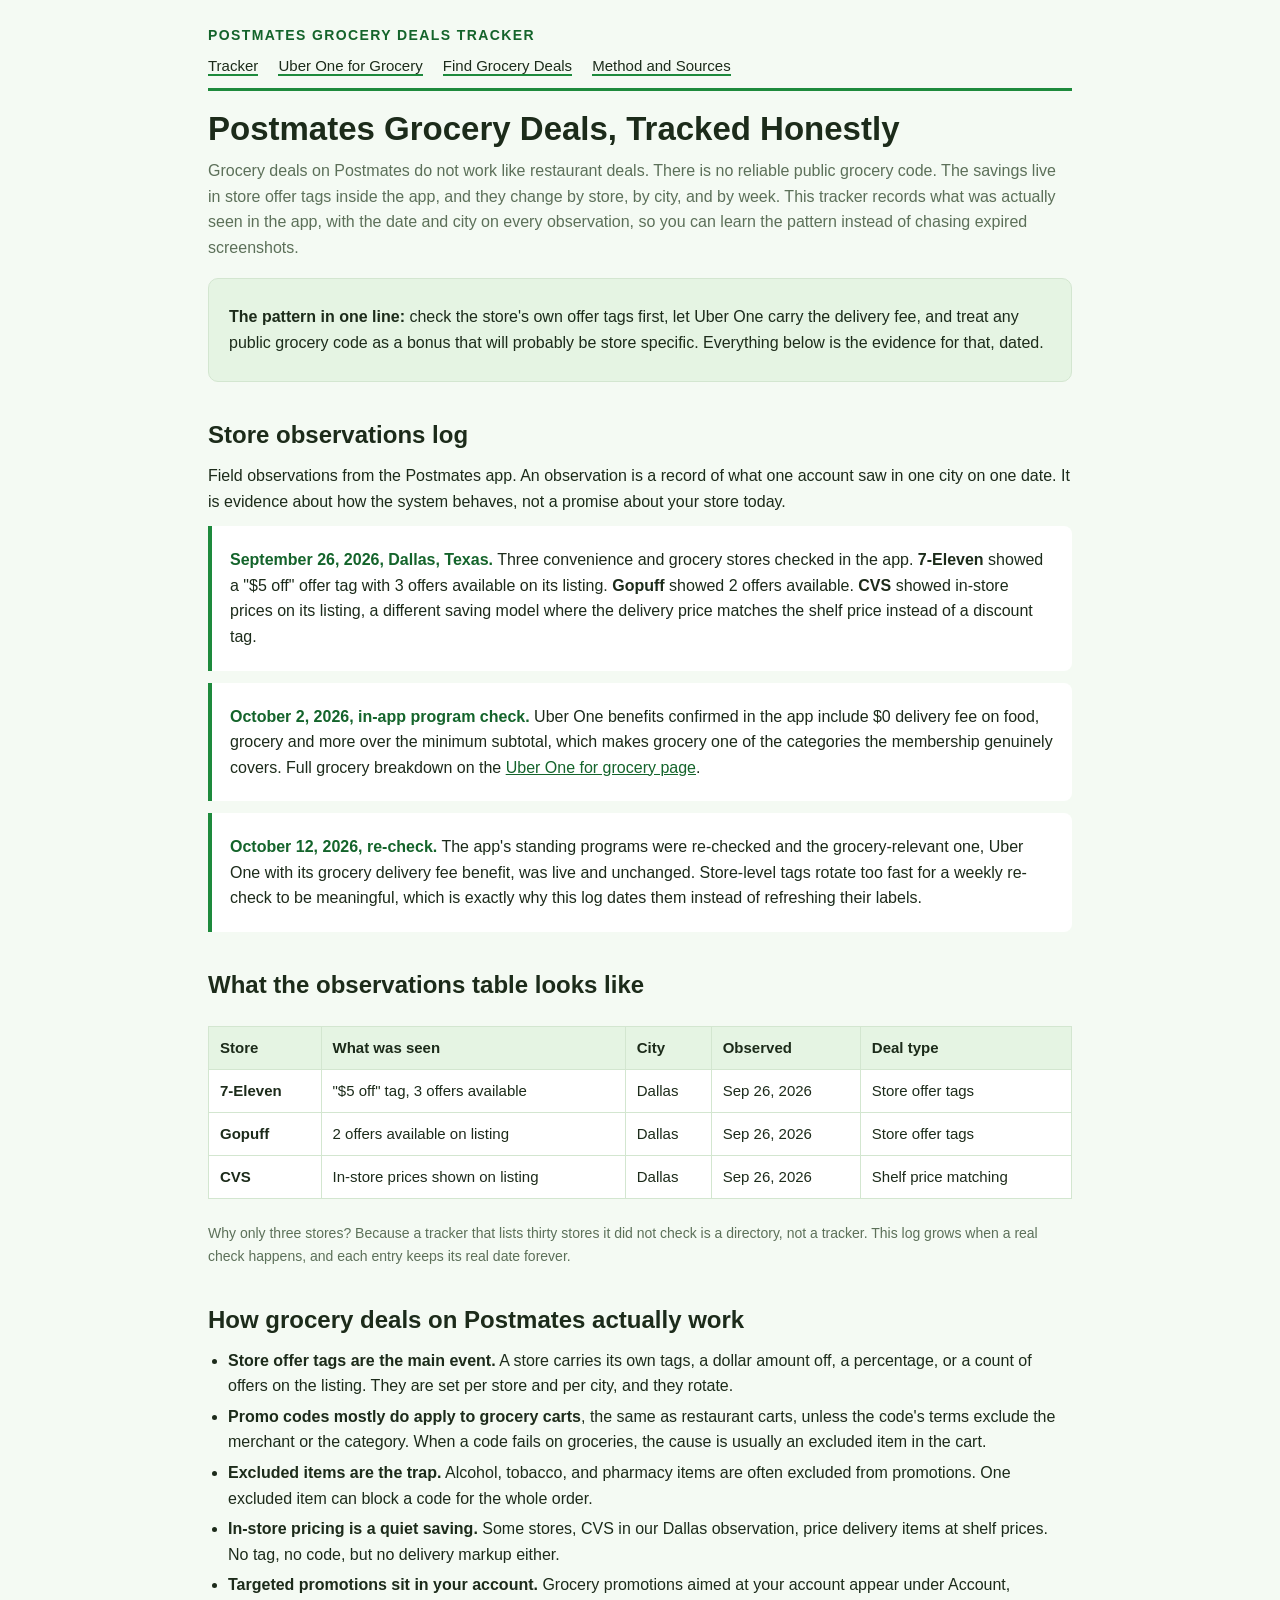
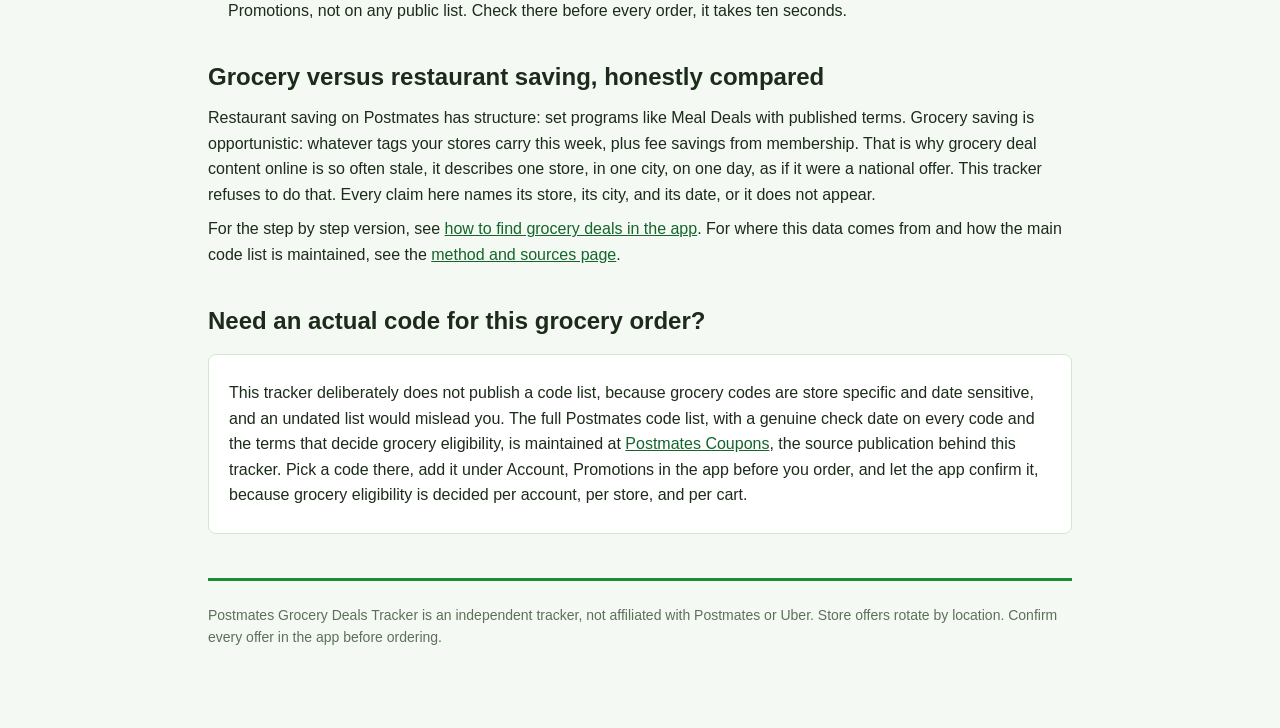
<file: index.html>
<!DOCTYPE html>
<html lang="en">
<head>
<meta charset="UTF-8">
<meta name="viewport" content="width=device-width, initial-scale=1.0">
<title>Postmates Grocery Deals Tracker: Store Offers, Tracked With Dates (October 2026)</title>
<meta name="description" content="A dated tracker of grocery and convenience deals on Postmates. Store offer tags observed in the app in Dallas, Uber One grocery value, exclusion rules, and how to find grocery offers yourself.">
<link rel="canonical" href="https://postmates-grocery-deals.vercel.app/">
<link rel="stylesheet" href="styles.css">
<script type="application/ld+json">
{
  "@context": "https://schema.org",
  "@type": "FAQPage",
  "mainEntity": [
    {"@type":"Question","name":"Do Postmates promo codes work on grocery orders?","acceptedAnswer":{"@type":"Answer","text":"Yes, in general. Grocery, convenience, and pharmacy stores on Postmates carry the same kinds of offer tags as restaurants, and most codes can apply to a grocery order. Every promotion has its own terms though: some are limited to participating merchants, and alcohol, tobacco, and pharmacy items are often excluded, which is the usual reason a code fails on a grocery cart."}},
    {"@type":"Question","name":"Where do I find grocery deals in the Postmates app?","acceptedAnswer":{"@type":"Answer","text":"Open a grocery or convenience store's page in the app and look for offer tags on the listing, such as a dollar amount off or a number of offers available. Also check the Offers tab and your Account, Promotions section before ordering, because targeted grocery promotions appear there rather than on public code lists."}},
    {"@type":"Question","name":"Does Uber One help with Postmates grocery orders?","acceptedAnswer":{"@type":"Answer","text":"Yes. Uber One benefits verified in the app in October 2026 include $0 delivery fee on food, grocery and more over the minimum subtotal, which makes it the most consistent grocery saving for regular users, more reliable than hunting for a store-specific code."}}
  ]
}
</script>
</head>
<body>
<div class="wrap">
<header class="site">
  <div class="brand">Postmates Grocery Deals Tracker</div>
  <nav>
    <a href="index.html">Tracker</a>
    <a href="uber-one-grocery.html">Uber One for Grocery</a>
    <a href="find-grocery-deals.html">Find Grocery Deals</a>
    <a href="method.html">Method and Sources</a>
  </nav>
</header>

<h1>Postmates Grocery Deals, Tracked Honestly</h1>
<p class="muted">Grocery deals on Postmates do not work like restaurant deals. There is no reliable public grocery code. The savings live in store offer tags inside the app, and they change by store, by city, and by week. This tracker records what was actually seen in the app, with the date and city on every observation, so you can learn the pattern instead of chasing expired screenshots.</p>

<div class="hero">
  <p><strong>The pattern in one line:</strong> check the store's own offer tags first, let Uber One carry the delivery fee, and treat any public grocery code as a bonus that will probably be store specific. Everything below is the evidence for that, dated.</p>
</div>

<h2>Store observations log</h2>
<p>Field observations from the Postmates app. An observation is a record of what one account saw in one city on one date. It is evidence about how the system behaves, not a promise about your store today.</p>

<div class="log">
  <p><span class="date">September 26, 2026, Dallas, Texas.</span> Three convenience and grocery stores checked in the app. <strong>7-Eleven</strong> showed a "$5 off" offer tag with 3 offers available on its listing. <strong>Gopuff</strong> showed 2 offers available. <strong>CVS</strong> showed in-store prices on its listing, a different saving model where the delivery price matches the shelf price instead of a discount tag.</p>
</div>
<div class="log">
  <p><span class="date">October 2, 2026, in-app program check.</span> Uber One benefits confirmed in the app include $0 delivery fee on food, grocery and more over the minimum subtotal, which makes grocery one of the categories the membership genuinely covers. Full grocery breakdown on the <a href="uber-one-grocery.html">Uber One for grocery page</a>.</p>
</div>
<div class="log">
  <p><span class="date">October 12, 2026, re-check.</span> The app's standing programs were re-checked and the grocery-relevant one, Uber One with its grocery delivery fee benefit, was live and unchanged. Store-level tags rotate too fast for a weekly re-check to be meaningful, which is exactly why this log dates them instead of refreshing their labels.</p>
</div>

<h2>What the observations table looks like</h2>
<div class="scroll">
<table>
  <thead><tr><th>Store</th><th>What was seen</th><th>City</th><th>Observed</th><th>Deal type</th></tr></thead>
  <tbody>
    <tr><td><strong>7-Eleven</strong></td><td>"$5 off" tag, 3 offers available</td><td>Dallas</td><td>Sep 26, 2026</td><td>Store offer tags</td></tr>
    <tr><td><strong>Gopuff</strong></td><td>2 offers available on listing</td><td>Dallas</td><td>Sep 26, 2026</td><td>Store offer tags</td></tr>
    <tr><td><strong>CVS</strong></td><td>In-store prices shown on listing</td><td>Dallas</td><td>Sep 26, 2026</td><td>Shelf price matching</td></tr>
  </tbody>
</table>
</div>
<p class="small">Why only three stores? Because a tracker that lists thirty stores it did not check is a directory, not a tracker. This log grows when a real check happens, and each entry keeps its real date forever.</p>

<h2>How grocery deals on Postmates actually work</h2>
<ul>
  <li><strong>Store offer tags are the main event.</strong> A store carries its own tags, a dollar amount off, a percentage, or a count of offers on the listing. They are set per store and per city, and they rotate.</li>
  <li><strong>Promo codes mostly do apply to grocery carts</strong>, the same as restaurant carts, unless the code's terms exclude the merchant or the category. When a code fails on groceries, the cause is usually an excluded item in the cart.</li>
  <li><strong>Excluded items are the trap.</strong> Alcohol, tobacco, and pharmacy items are often excluded from promotions. One excluded item can block a code for the whole order.</li>
  <li><strong>In-store pricing is a quiet saving.</strong> Some stores, CVS in our Dallas observation, price delivery items at shelf prices. No tag, no code, but no delivery markup either.</li>
  <li><strong>Targeted promotions sit in your account.</strong> Grocery promotions aimed at your account appear under Account, Promotions, not on any public list. Check there before every order, it takes ten seconds.</li>
</ul>

<h2>Grocery versus restaurant saving, honestly compared</h2>
<p>Restaurant saving on Postmates has structure: set programs like Meal Deals with published terms. Grocery saving is opportunistic: whatever tags your stores carry this week, plus fee savings from membership. That is why grocery deal content online is so often stale, it describes one store, in one city, on one day, as if it were a national offer. This tracker refuses to do that. Every claim here names its store, its city, and its date, or it does not appear.</p>
<p>For the step by step version, see <a href="find-grocery-deals.html">how to find grocery deals in the app</a>. For where this data comes from and how the main code list is maintained, see the <a href="method.html">method and sources page</a>.</p>

<h2>Need an actual code for this grocery order?</h2>
<div class="card">
  <p>This tracker deliberately does not publish a code list, because grocery codes are store specific and date sensitive, and an undated list would mislead you. The full Postmates code list, with a genuine check date on every code and the terms that decide grocery eligibility, is maintained at <a href="https://postmatescoupons.us/">Postmates Coupons</a>, the source publication behind this tracker. Pick a code there, add it under Account, Promotions in the app before you order, and let the app confirm it, because grocery eligibility is decided per account, per store, and per cart.</p>
</div>

<footer>
  <p>Postmates Grocery Deals Tracker is an independent tracker, not affiliated with Postmates or Uber. Store offers rotate by location. Confirm every offer in the app before ordering.</p>
</footer>
</div>
</body>
</html>
</file>
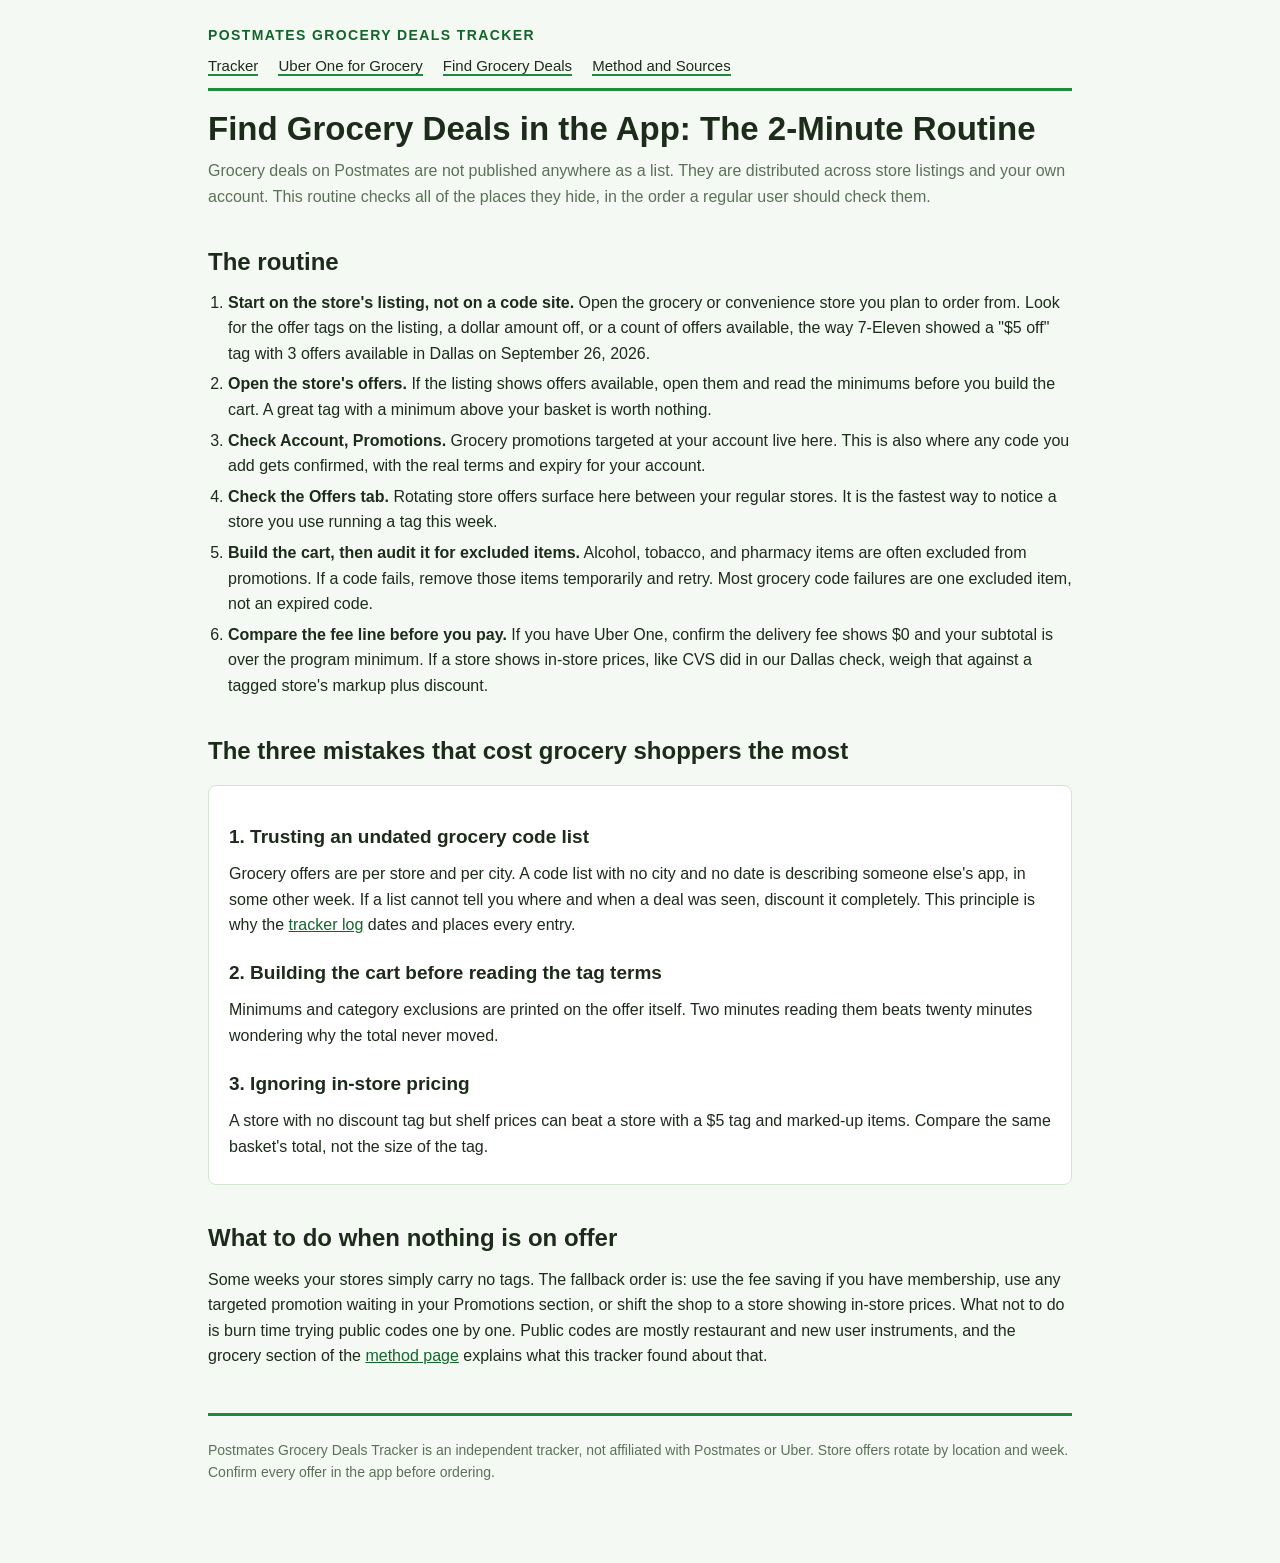
<file: find-grocery-deals.html>
<!DOCTYPE html>
<html lang="en">
<head>
<meta charset="UTF-8">
<meta name="viewport" content="width=device-width, initial-scale=1.0">
<title>How to Find Grocery Deals in the Postmates App: A 2-Minute Routine</title>
<meta name="description" content="The exact routine for finding grocery and convenience deals in the Postmates app: store offer tags, the Offers tab, your Promotions section, and the exclusion checks that stop codes failing.">
<link rel="canonical" href="https://postmates-grocery-deals.vercel.app/find-grocery-deals">
<link rel="stylesheet" href="styles.css">
</head>
<body>
<div class="wrap">
<header class="site">
  <div class="brand">Postmates Grocery Deals Tracker</div>
  <nav>
    <a href="index.html">Tracker</a>
    <a href="uber-one-grocery.html">Uber One for Grocery</a>
    <a href="find-grocery-deals.html">Find Grocery Deals</a>
    <a href="method.html">Method and Sources</a>
  </nav>
</header>

<h1>Find Grocery Deals in the App: The 2-Minute Routine</h1>
<p class="muted">Grocery deals on Postmates are not published anywhere as a list. They are distributed across store listings and your own account. This routine checks all of the places they hide, in the order a regular user should check them.</p>

<h2>The routine</h2>
<ol>
  <li><strong>Start on the store's listing, not on a code site.</strong> Open the grocery or convenience store you plan to order from. Look for the offer tags on the listing, a dollar amount off, or a count of offers available, the way 7-Eleven showed a "$5 off" tag with 3 offers available in Dallas on September 26, 2026.</li>
  <li><strong>Open the store's offers.</strong> If the listing shows offers available, open them and read the minimums before you build the cart. A great tag with a minimum above your basket is worth nothing.</li>
  <li><strong>Check Account, Promotions.</strong> Grocery promotions targeted at your account live here. This is also where any code you add gets confirmed, with the real terms and expiry for your account.</li>
  <li><strong>Check the Offers tab.</strong> Rotating store offers surface here between your regular stores. It is the fastest way to notice a store you use running a tag this week.</li>
  <li><strong>Build the cart, then audit it for excluded items.</strong> Alcohol, tobacco, and pharmacy items are often excluded from promotions. If a code fails, remove those items temporarily and retry. Most grocery code failures are one excluded item, not an expired code.</li>
  <li><strong>Compare the fee line before you pay.</strong> If you have Uber One, confirm the delivery fee shows $0 and your subtotal is over the program minimum. If a store shows in-store prices, like CVS did in our Dallas check, weigh that against a tagged store's markup plus discount.</li>
</ol>

<h2>The three mistakes that cost grocery shoppers the most</h2>
<div class="card">
  <h3>1. Trusting an undated grocery code list</h3>
  <p>Grocery offers are per store and per city. A code list with no city and no date is describing someone else's app, in some other week. If a list cannot tell you where and when a deal was seen, discount it completely. This principle is why the <a href="index.html">tracker log</a> dates and places every entry.</p>
  <h3>2. Building the cart before reading the tag terms</h3>
  <p>Minimums and category exclusions are printed on the offer itself. Two minutes reading them beats twenty minutes wondering why the total never moved.</p>
  <h3>3. Ignoring in-store pricing</h3>
  <p>A store with no discount tag but shelf prices can beat a store with a $5 tag and marked-up items. Compare the same basket's total, not the size of the tag.</p>
</div>

<h2>What to do when nothing is on offer</h2>
<p>Some weeks your stores simply carry no tags. The fallback order is: use the fee saving if you have membership, use any targeted promotion waiting in your Promotions section, or shift the shop to a store showing in-store prices. What not to do is burn time trying public codes one by one. Public codes are mostly restaurant and new user instruments, and the grocery section of the <a href="method.html">method page</a> explains what this tracker found about that.</p>

<footer>
  <p>Postmates Grocery Deals Tracker is an independent tracker, not affiliated with Postmates or Uber. Store offers rotate by location and week. Confirm every offer in the app before ordering.</p>
</footer>
</div>
</body>
</html>
</file>
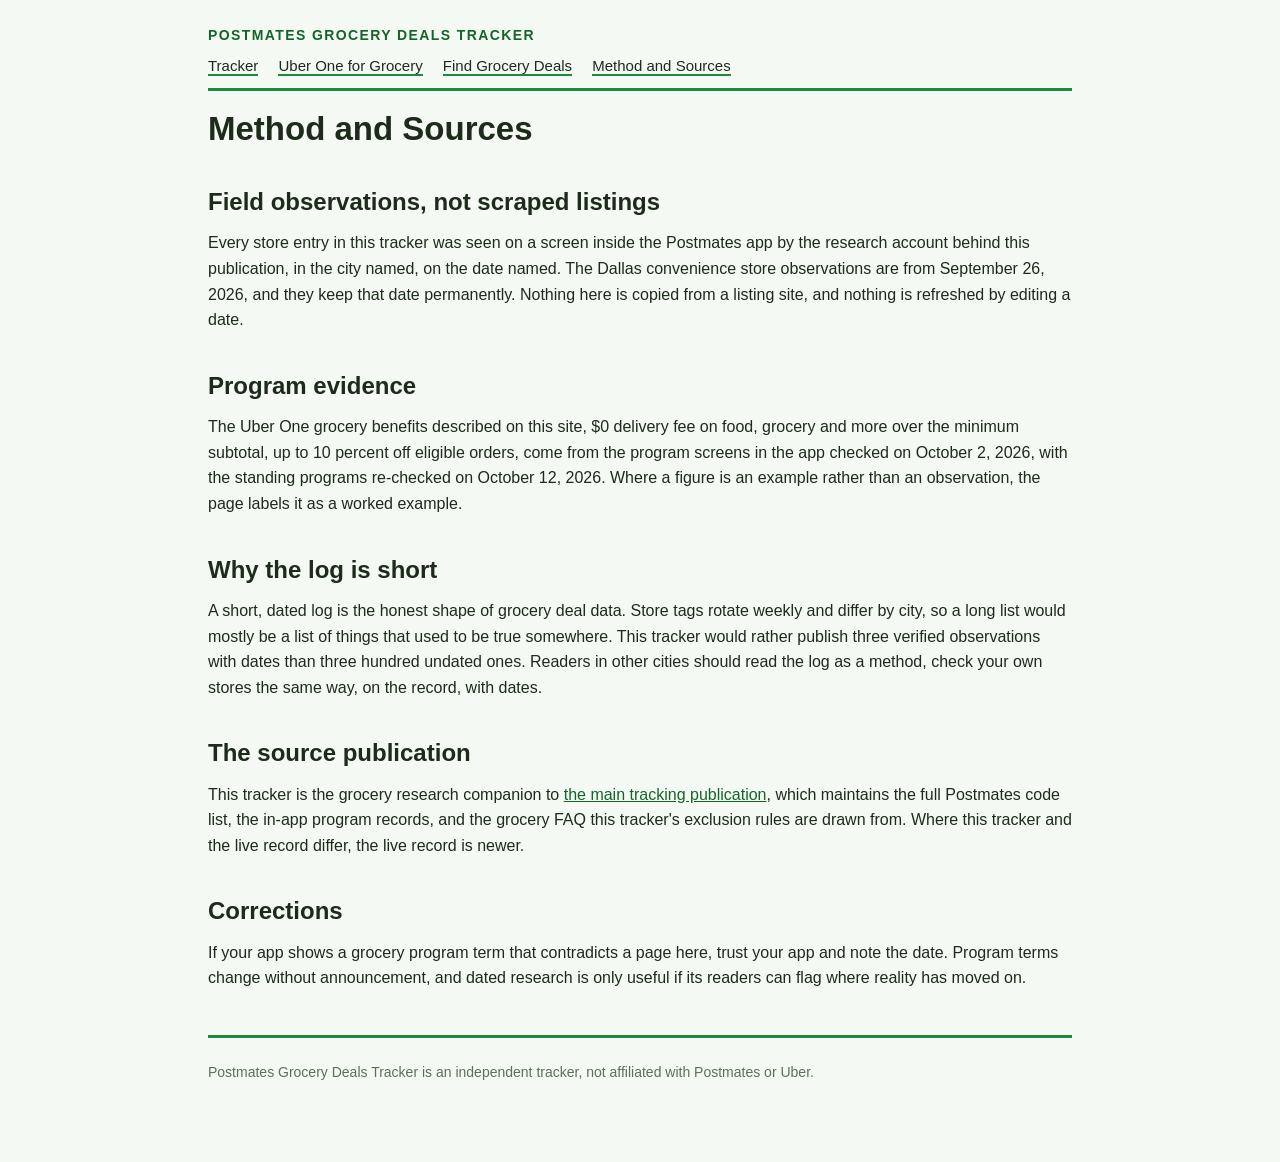
<file: method.html>
<!DOCTYPE html>
<html lang="en">
<head>
<meta charset="UTF-8">
<meta name="viewport" content="width=device-width, initial-scale=1.0">
<title>Method and Sources: How the Postmates Grocery Deals Tracker Works</title>
<meta name="description" content="How grocery observations on this tracker were collected in the Postmates app, why every entry carries a city and a date, and where the main Postmates code list is maintained.">
<link rel="canonical" href="https://postmates-grocery-deals.vercel.app/method">
<link rel="stylesheet" href="styles.css">
</head>
<body>
<div class="wrap">
<header class="site">
  <div class="brand">Postmates Grocery Deals Tracker</div>
  <nav>
    <a href="index.html">Tracker</a>
    <a href="uber-one-grocery.html">Uber One for Grocery</a>
    <a href="find-grocery-deals.html">Find Grocery Deals</a>
    <a href="method.html">Method and Sources</a>
  </nav>
</header>

<h1>Method and Sources</h1>

<h2>Field observations, not scraped listings</h2>
<p>Every store entry in this tracker was seen on a screen inside the Postmates app by the research account behind this publication, in the city named, on the date named. The Dallas convenience store observations are from September 26, 2026, and they keep that date permanently. Nothing here is copied from a listing site, and nothing is refreshed by editing a date.</p>

<h2>Program evidence</h2>
<p>The Uber One grocery benefits described on this site, $0 delivery fee on food, grocery and more over the minimum subtotal, up to 10 percent off eligible orders, come from the program screens in the app checked on October 2, 2026, with the standing programs re-checked on October 12, 2026. Where a figure is an example rather than an observation, the page labels it as a worked example.</p>

<h2>Why the log is short</h2>
<p>A short, dated log is the honest shape of grocery deal data. Store tags rotate weekly and differ by city, so a long list would mostly be a list of things that used to be true somewhere. This tracker would rather publish three verified observations with dates than three hundred undated ones. Readers in other cities should read the log as a method, check your own stores the same way, on the record, with dates.</p>

<h2>The source publication</h2>
<p>This tracker is the grocery research companion to <a href="https://postmatescoupons.us/">the main tracking publication</a>, which maintains the full Postmates code list, the in-app program records, and the grocery FAQ this tracker's exclusion rules are drawn from. Where this tracker and the live record differ, the live record is newer.</p>

<h2>Corrections</h2>
<p>If your app shows a grocery program term that contradicts a page here, trust your app and note the date. Program terms change without announcement, and dated research is only useful if its readers can flag where reality has moved on.</p>

<footer>
  <p>Postmates Grocery Deals Tracker is an independent tracker, not affiliated with Postmates or Uber.</p>
</footer>
</div>
</body>
</html>
</file>
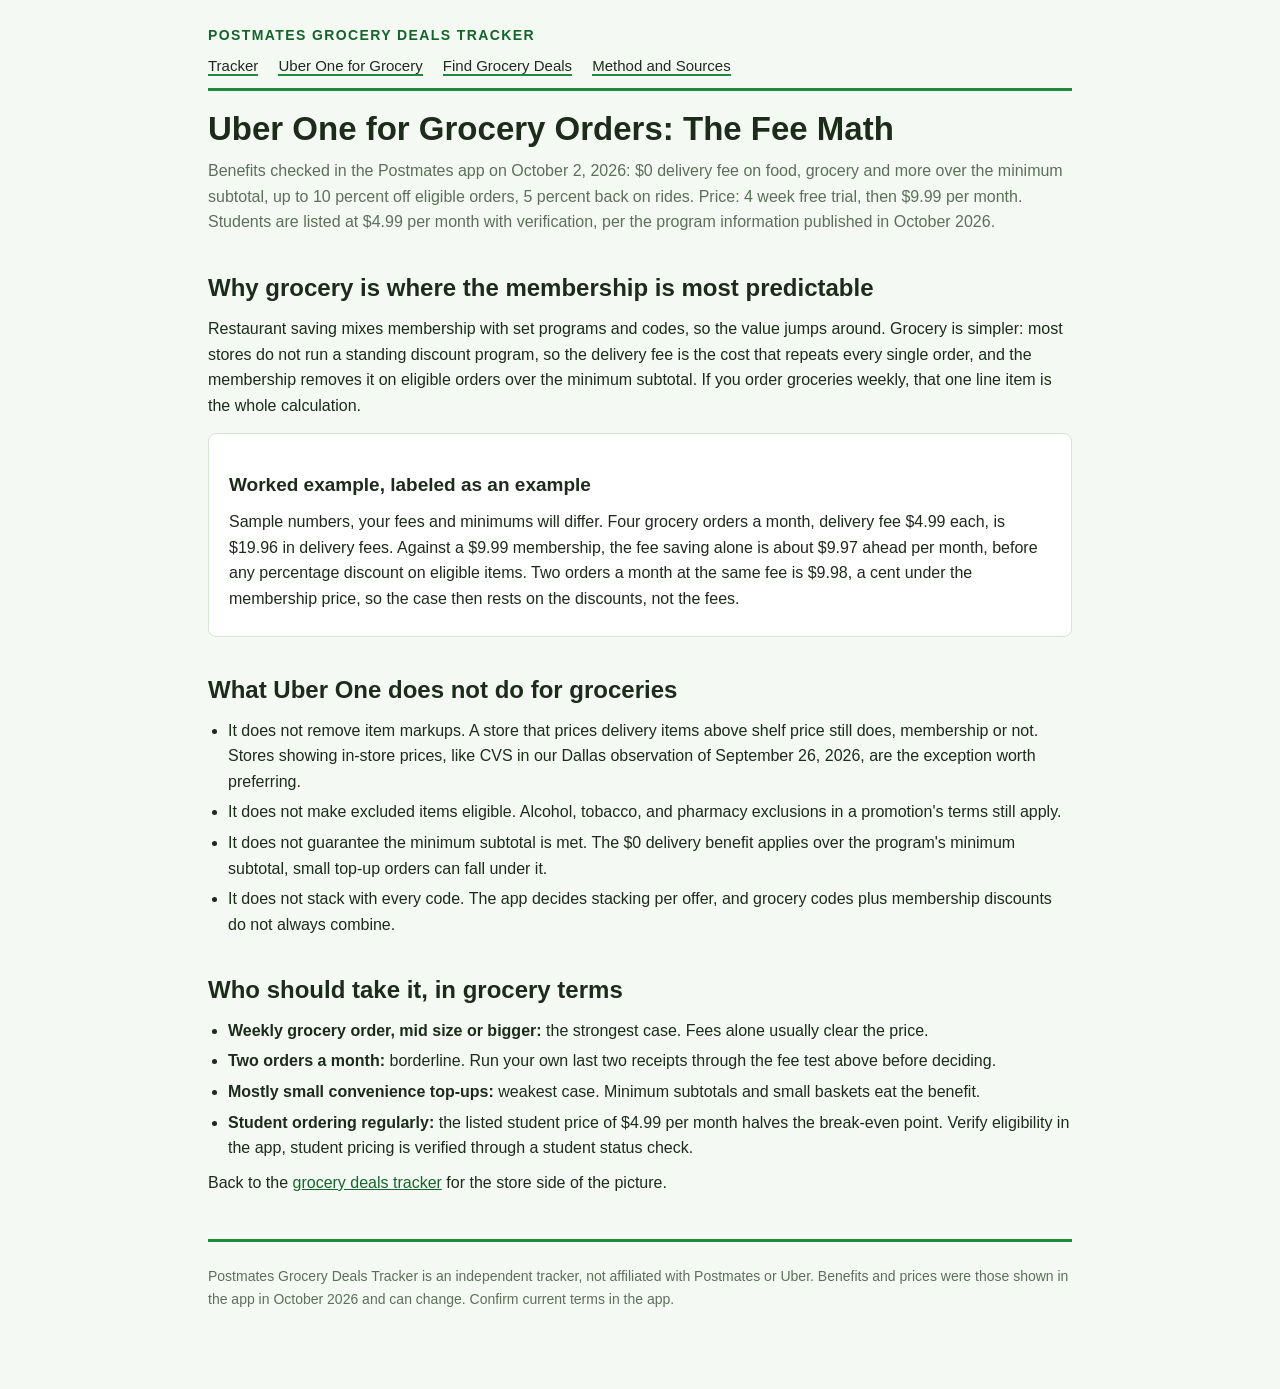
<file: uber-one-grocery.html>
<!DOCTYPE html>
<html lang="en">
<head>
<meta charset="UTF-8">
<meta name="viewport" content="width=device-width, initial-scale=1.0">
<title>Uber One for Postmates Grocery Orders: What It Actually Covers (October 2026)</title>
<meta name="description" content="Uber One grocery benefits on Postmates as verified in the app in October 2026: $0 delivery fee on grocery over the minimum subtotal, who it pays for, and who it does not.">
<link rel="canonical" href="https://postmates-grocery-deals.vercel.app/uber-one-grocery">
<link rel="stylesheet" href="styles.css">
</head>
<body>
<div class="wrap">
<header class="site">
  <div class="brand">Postmates Grocery Deals Tracker</div>
  <nav>
    <a href="index.html">Tracker</a>
    <a href="uber-one-grocery.html">Uber One for Grocery</a>
    <a href="find-grocery-deals.html">Find Grocery Deals</a>
    <a href="method.html">Method and Sources</a>
  </nav>
</header>

<h1>Uber One for Grocery Orders: The Fee Math</h1>
<p class="muted">Benefits checked in the Postmates app on October 2, 2026: $0 delivery fee on food, grocery and more over the minimum subtotal, up to 10 percent off eligible orders, 5 percent back on rides. Price: 4 week free trial, then $9.99 per month. Students are listed at $4.99 per month with verification, per the program information published in October 2026.</p>

<h2>Why grocery is where the membership is most predictable</h2>
<p>Restaurant saving mixes membership with set programs and codes, so the value jumps around. Grocery is simpler: most stores do not run a standing discount program, so the delivery fee is the cost that repeats every single order, and the membership removes it on eligible orders over the minimum subtotal. If you order groceries weekly, that one line item is the whole calculation.</p>

<div class="card">
  <h3>Worked example, labeled as an example</h3>
  <p>Sample numbers, your fees and minimums will differ. Four grocery orders a month, delivery fee $4.99 each, is $19.96 in delivery fees. Against a $9.99 membership, the fee saving alone is about $9.97 ahead per month, before any percentage discount on eligible items. Two orders a month at the same fee is $9.98, a cent under the membership price, so the case then rests on the discounts, not the fees.</p>
</div>

<h2>What Uber One does not do for groceries</h2>
<ul>
  <li>It does not remove item markups. A store that prices delivery items above shelf price still does, membership or not. Stores showing in-store prices, like CVS in our Dallas observation of September 26, 2026, are the exception worth preferring.</li>
  <li>It does not make excluded items eligible. Alcohol, tobacco, and pharmacy exclusions in a promotion's terms still apply.</li>
  <li>It does not guarantee the minimum subtotal is met. The $0 delivery benefit applies over the program's minimum subtotal, small top-up orders can fall under it.</li>
  <li>It does not stack with every code. The app decides stacking per offer, and grocery codes plus membership discounts do not always combine.</li>
</ul>

<h2>Who should take it, in grocery terms</h2>
<ul>
  <li><strong>Weekly grocery order, mid size or bigger:</strong> the strongest case. Fees alone usually clear the price.</li>
  <li><strong>Two orders a month:</strong> borderline. Run your own last two receipts through the fee test above before deciding.</li>
  <li><strong>Mostly small convenience top-ups:</strong> weakest case. Minimum subtotals and small baskets eat the benefit.</li>
  <li><strong>Student ordering regularly:</strong> the listed student price of $4.99 per month halves the break-even point. Verify eligibility in the app, student pricing is verified through a student status check.</li>
</ul>
<p>Back to the <a href="index.html">grocery deals tracker</a> for the store side of the picture.</p>

<footer>
  <p>Postmates Grocery Deals Tracker is an independent tracker, not affiliated with Postmates or Uber. Benefits and prices were those shown in the app in October 2026 and can change. Confirm current terms in the app.</p>
</footer>
</div>
</body>
</html>
</file>
<file: styles.css>
:root{
  --bg:#f4faf3; --ink:#1c2b1a; --muted:#5c7059; --accent:#1d8a3c;
  --accent-dark:#14642b; --line:#d3e6d0; --card:#ffffff; --soft:#e5f4e3;
}
*{box-sizing:border-box}
body{margin:0;background:var(--bg);color:var(--ink);
  font-family:Arial,Helvetica,sans-serif;line-height:1.6}
.wrap{max-width:900px;margin:0 auto;padding:0 18px 70px}
header.site{padding:24px 0 10px;border-bottom:3px solid var(--accent)}
.brand{font-weight:bold;letter-spacing:.1em;text-transform:uppercase;color:var(--accent-dark);font-size:14px}
nav{margin-top:8px;font-size:15px}
nav a{color:var(--ink);text-decoration:none;margin-right:16px;border-bottom:2px solid var(--accent)}
nav a:hover{color:var(--accent-dark)}
h1{font-size:33px;line-height:1.2;margin:18px 0 8px}
h2{font-size:24px;margin:34px 0 8px}
h3{font-size:19px;margin:20px 0 6px}
p{margin:9px 0}
.muted{color:var(--muted)} .small{font-size:14px;color:var(--muted)}
.hero{background:var(--soft);border:1px solid var(--line);border-radius:10px;padding:16px 20px;margin:18px 0}
table{width:100%;border-collapse:collapse;background:var(--card);margin:14px 0;font-size:15px}
th,td{border:1px solid var(--line);padding:9px 11px;text-align:left;vertical-align:top}
th{background:var(--soft)}
.tag{display:inline-block;font-size:12px;padding:2px 9px;border-radius:20px;font-weight:bold;
  background:var(--soft);color:var(--accent-dark);border:1px solid var(--accent)}
.card{background:var(--card);border:1px solid var(--line);border-radius:8px;padding:16px 20px;margin:14px 0}
.log{border-left:4px solid var(--accent);background:var(--card);padding:12px 18px;margin:12px 0;border-radius:0 8px 8px 0}
.log .date{font-weight:bold;color:var(--accent-dark)}
ul,ol{margin:8px 0 8px 20px;padding:0} li{margin:5px 0}
a{color:var(--accent-dark)}
footer{border-top:3px solid var(--accent);margin-top:44px;padding-top:14px;font-size:14px;color:var(--muted)}
.scroll{overflow-x:auto}
</file>
